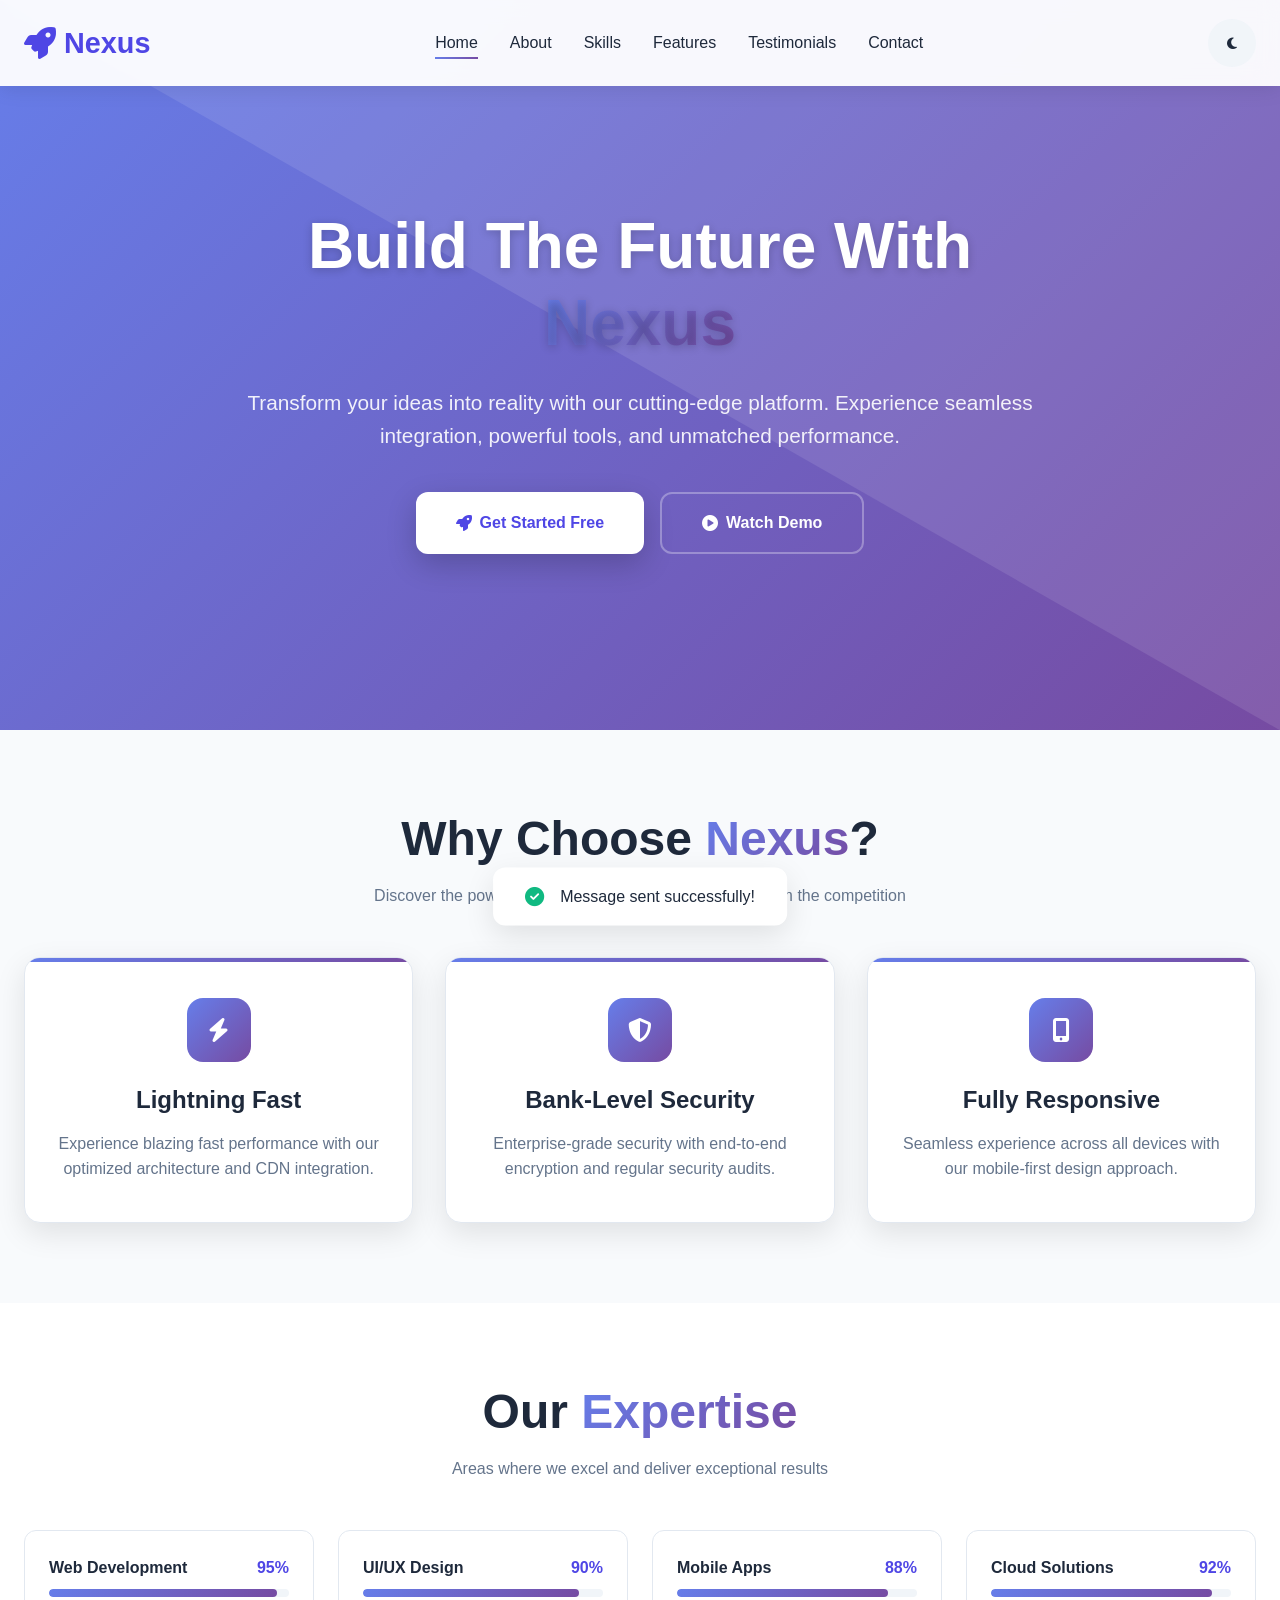
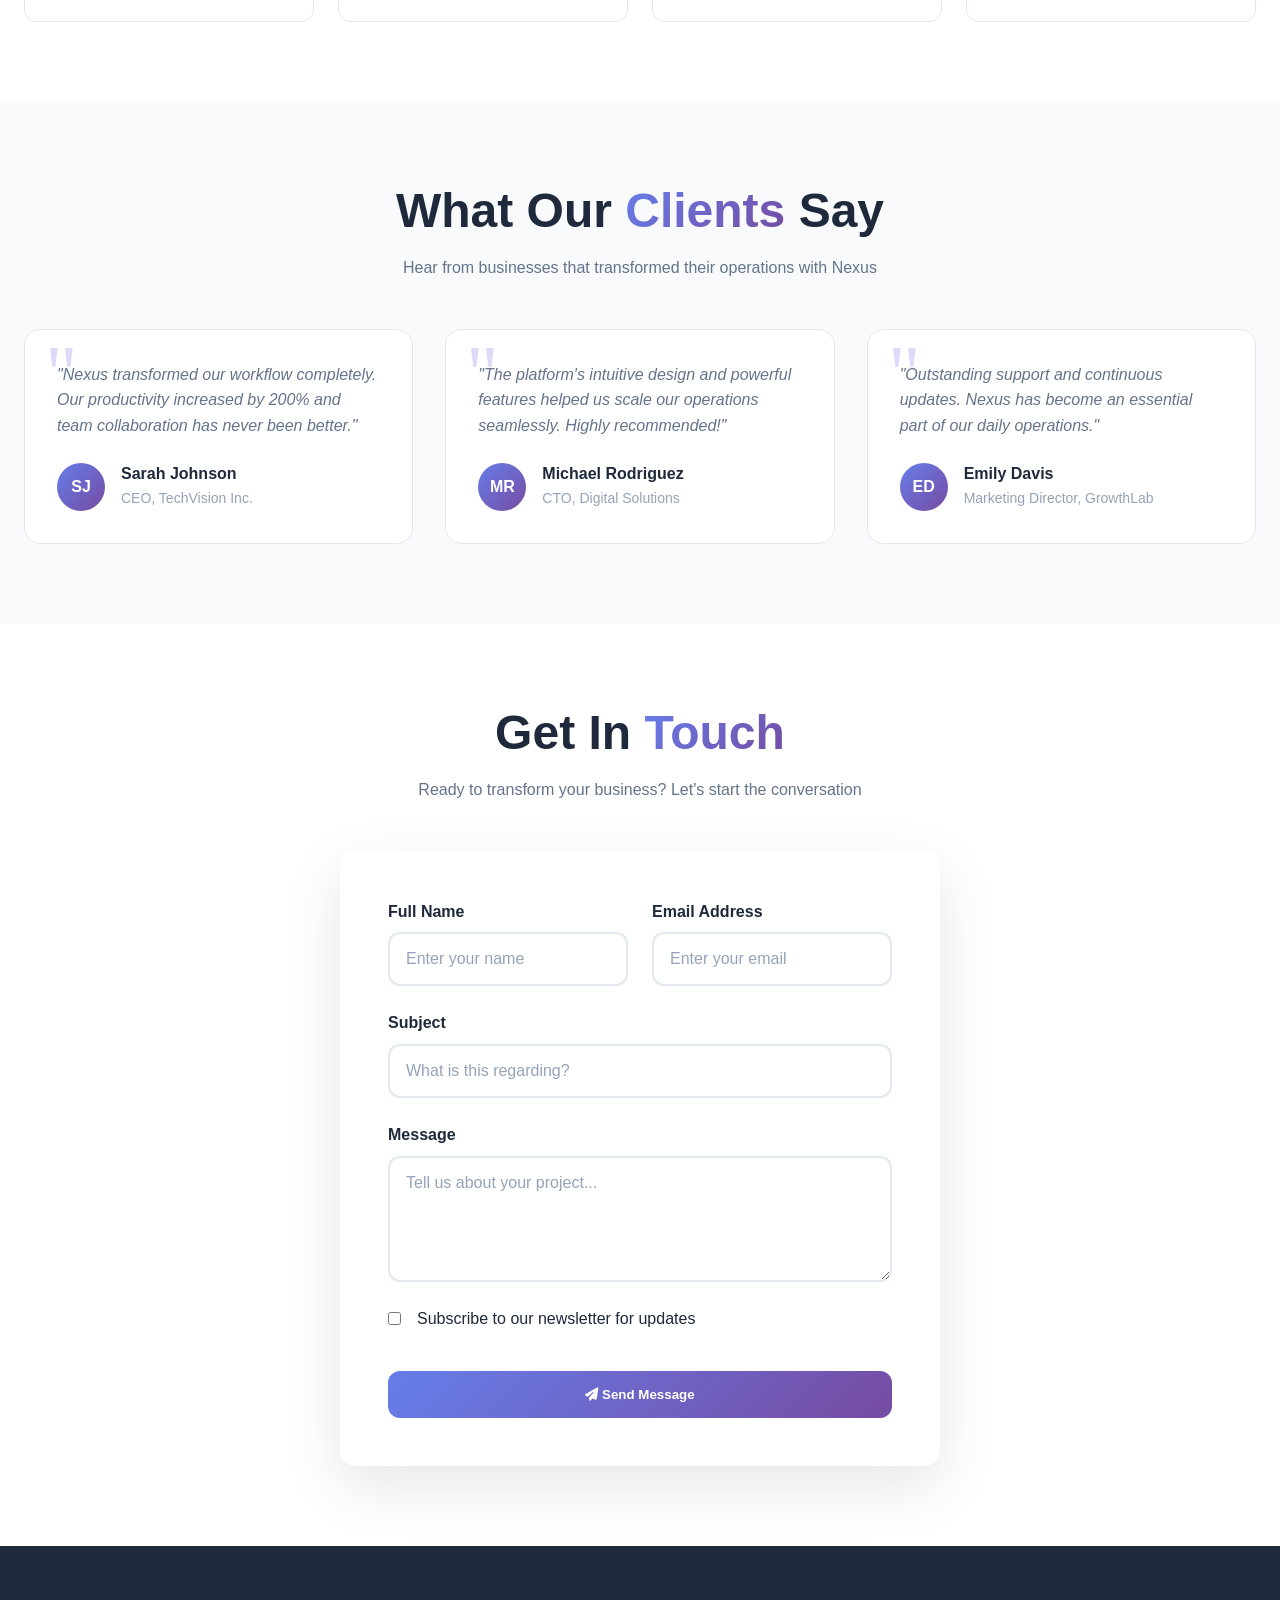
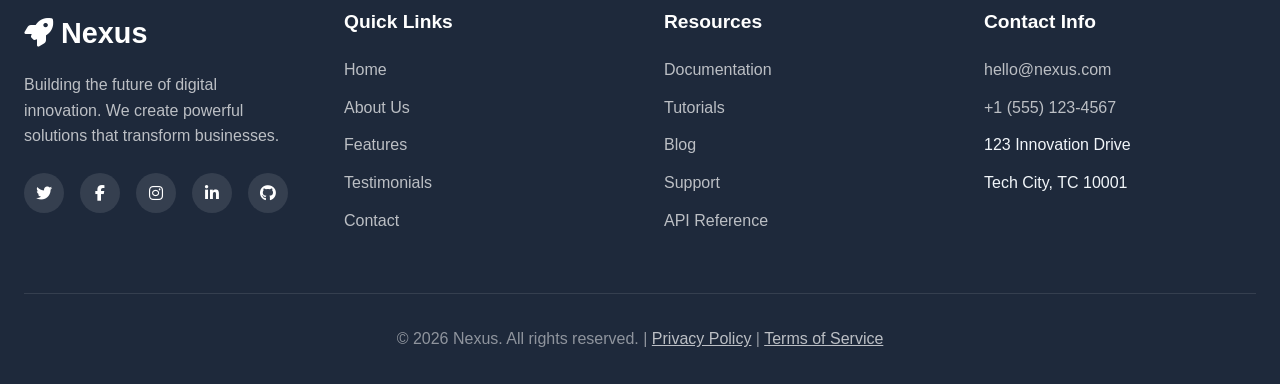
<file: index.html>
<!DOCTYPE html>
<html lang="en">

<head>
  <meta charset="UTF-8" />
  <meta name="viewport" content="width=device-width, initial-scale=1.0" />
  <title>Awesome Landing Page</title>
  <link rel="stylesheet" href="https://cdnjs.cloudflare.com/ajax/libs/font-awesome/6.4.0/css/all.min.css" />
  <link rel="stylesheet" href="css/style.css" />

</head>

<body>
  <!-- Fixed Navbar -->
  <nav class="sticky-nav" id="navbar">
    <div class="container">
      <div class="navbar">
        <a href="#" class="logo">
          <i class="fas fa-rocket"></i>
          <span>Nexus</span>
        </a>

        <ul class="nav-links" id="navLinks">
          <li><a href="#home" class="active">Home</a></li>
          <li><a href="#about">About</a></li>
          <li><a href="#skill">Skills</a></li>
          <li><a href="#features">Features</a></li>
          <li><a href="#testimonials">Testimonials</a></li>
          <li><a href="#contact">Contact</a></li>
        </ul>

        <div class="nav-actions">
          <button class="theme-toggle" id="themeToggle" aria-label="Toggle theme">
            <i class="fas fa-moon"></i>
          </button>

          <button class="menu-icon" id="menuIcon" aria-label="Toggle menu">
            <i class="fas fa-bars"></i>
          </button>
        </div>
      </div>
    </div>
  </nav>

  <!-- Hero Section -->
  <header class="header" id="home">
    <div class="container">
      <section class="hero fade-in">
        <h1>Build The Future With <span class="text-gradient">Nexus</span></h1>
        <p>Transform your ideas into reality with our cutting-edge platform. Experience seamless integration, powerful
          tools, and unmatched performance.</p>
        <div class="hero-btns">
          <a href="#contact" class="btn btn-primary">
            <i class="fas fa-rocket"></i>
            Get Started Free
          </a>
          <a href="#features" class="btn btn-secondary">
            <i class="fas fa-play-circle"></i>
            Watch Demo
          </a>
        </div>
      </section>
    </div>
  </header>

  <!-- Features Section -->
  <section class="features" id="features">
    <div class="container">
      <div class="section-title fade-in">
        <h2>Why Choose <span class="text-gradient">Nexus</span>?</h2>
        <p>Discover the powerful features that make us stand out from the competition</p>
      </div>

      <div class="feature-grid">
        <div class="feature-card fade-in">
          <div class="feature-icon">
            <i class="fas fa-bolt"></i>
          </div>
          <h3>Lightning Fast</h3>
          <p>Experience blazing fast performance with our optimized architecture and CDN integration.</p>
        </div>

        <div class="feature-card fade-in fade-in-delay-1">
          <div class="feature-icon">
            <i class="fas fa-shield-alt"></i>
          </div>
          <h3>Bank-Level Security</h3>
          <p>Enterprise-grade security with end-to-end encryption and regular security audits.</p>
        </div>

        <div class="feature-card fade-in fade-in-delay-2">
          <div class="feature-icon">
            <i class="fas fa-mobile-alt"></i>
          </div>
          <h3>Fully Responsive</h3>
          <p>Seamless experience across all devices with our mobile-first design approach.</p>
        </div>
      </div>
    </div>
  </section>

  <!-- Skills Section -->
  <section class="skills" id="skill">
    <div class="container">
      <div class="section-title fade-in">
        <h2>Our <span class="text-gradient">Expertise</span></h2>
        <p>Areas where we excel and deliver exceptional results</p>
      </div>

      <div class="skill-grid">
        <div class="skill-item fade-in">
          <div class="skill-header">
            <span class="skill-name">Web Development</span>
            <span class="skill-percent">95%</span>
          </div>
          <div class="skill-bar">
            <div class="skill-progress" style="width: 95%"></div>
          </div>
        </div>

        <div class="skill-item fade-in fade-in-delay-1">
          <div class="skill-header">
            <span class="skill-name">UI/UX Design</span>
            <span class="skill-percent">90%</span>
          </div>
          <div class="skill-bar">
            <div class="skill-progress" style="width: 90%"></div>
          </div>
        </div>

        <div class="skill-item fade-in fade-in-delay-2">
          <div class="skill-header">
            <span class="skill-name">Mobile Apps</span>
            <span class="skill-percent">88%</span>
          </div>
          <div class="skill-bar">
            <div class="skill-progress" style="width: 88%"></div>
          </div>
        </div>

        <div class="skill-item fade-in fade-in-delay-3">
          <div class="skill-header">
            <span class="skill-name">Cloud Solutions</span>
            <span class="skill-percent">92%</span>
          </div>
          <div class="skill-bar">
            <div class="skill-progress" style="width: 92%"></div>
          </div>
        </div>
      </div>
    </div>
  </section>

  <!-- Testimonials Section -->
  <section class="testimonials" id="testimonials">
    <div class="container">
      <div class="section-title fade-in">
        <h2>What Our <span class="text-gradient">Clients</span> Say</h2>
        <p>Hear from businesses that transformed their operations with Nexus</p>
      </div>

      <div class="testimonial-grid">
        <div class="testimonial-card fade-in">
          <p class="testimonial-text">"Nexus transformed our workflow completely. Our productivity increased by 200% and
            team collaboration has never been better."</p>
          <div class="testimonial-author">
            <div class="author-avatar">SJ</div>
            <div class="author-info">
              <h4>Sarah Johnson</h4>
              <p>CEO, TechVision Inc.</p>
            </div>
          </div>
        </div>

        <div class="testimonial-card fade-in fade-in-delay-1">
          <p class="testimonial-text">"The platform's intuitive design and powerful features helped us scale our
            operations seamlessly. Highly recommended!"</p>
          <div class="testimonial-author">
            <div class="author-avatar">MR</div>
            <div class="author-info">
              <h4>Michael Rodriguez</h4>
              <p>CTO, Digital Solutions</p>
            </div>
          </div>
        </div>

        <div class="testimonial-card fade-in fade-in-delay-2">
          <p class="testimonial-text">"Outstanding support and continuous updates. Nexus has become an essential part of
            our daily operations."</p>
          <div class="testimonial-author">
            <div class="author-avatar">ED</div>
            <div class="author-info">
              <h4>Emily Davis</h4>
              <p>Marketing Director, GrowthLab</p>
            </div>
          </div>
        </div>
      </div>
    </div>
  </section>

  <!-- Contact Section -->
  <section class="contact" id="contact">
    <div class="container">
      <div class="section-title fade-in">
        <h2>Get In <span class="text-gradient">Touch</span></h2>
        <p>Ready to transform your business? Let's start the conversation</p>
      </div>

      <div class="contact-wrapper fade-in">
        <form class="contact-form" id="contactForm">
          <div class="form-row">
            <div class="form-group">
              <label for="name" class="form-label">Full Name</label>
              <input type="text" id="name" class="form-input" placeholder="Enter your name" required />
            </div>

            <div class="form-group">
              <label for="email" class="form-label">Email Address</label>
              <input type="email" id="email" class="form-input" placeholder="Enter your email" required />
            </div>
          </div>

          <div class="form-group">
            <label for="subject" class="form-label">Subject</label>
            <input type="text" id="subject" class="form-input" placeholder="What is this regarding?" required />
          </div>

          <div class="form-group">
            <label for="message" class="form-label">Message</label>
            <textarea id="message" class="form-input" rows="5" placeholder="Tell us about your project..."
              required></textarea>
          </div>

          <div class="form-group" style="flex-direction: row; align-items: center; gap: 1rem;">
            <input type="checkbox" id="newsletter" />
            <label for="newsletter" class="form-label" style="font-weight: normal; margin: 0;">
              Subscribe to our newsletter for updates
            </label>
          </div>

          <button type="submit">
            <i class="fas fa-paper-plane"></i>
            Send Message
          </button>
        </form>
      </div>
    </div>
  </section>

  <!-- Footer -->
  <footer class="footer">
    <div class="container">
      <div class="footer-grid">
        <div>
          <a href="#" class="footer-logo">
            <i class="fas fa-rocket"></i>
            Nexus
          </a>
          <p class="footer-description">
            Building the future of digital innovation. We create powerful solutions that transform businesses.
          </p>
          <div class="social-links">
            <a href="#" class="social-link" aria-label="Twitter">
              <i class="fab fa-twitter"></i>
            </a>
            <a href="#" class="social-link" aria-label="Facebook">
              <i class="fab fa-facebook-f"></i>
            </a>
            <a href="#" class="social-link" aria-label="Instagram">
              <i class="fab fa-instagram"></i>
            </a>
            <a href="#" class="social-link" aria-label="LinkedIn">
              <i class="fab fa-linkedin-in"></i>
            </a>
            <a href="#" class="social-link" aria-label="GitHub">
              <i class="fab fa-github"></i>
            </a>
          </div>
        </div>

        <div class="footer-links">
          <h3>Quick Links</h3>
          <ul>
            <li><a href="#home">Home</a></li>
            <li><a href="#about">About Us</a></li>
            <li><a href="#features">Features</a></li>
            <li><a href="#testimonials">Testimonials</a></li>
            <li><a href="#contact">Contact</a></li>
          </ul>
        </div>

        <div class="footer-links">
          <h3>Resources</h3>
          <ul>
            <li><a href="#">Documentation</a></li>
            <li><a href="#">Tutorials</a></li>
            <li><a href="#">Blog</a></li>
            <li><a href="#">Support</a></li>
            <li><a href="#">API Reference</a></li>
          </ul>
        </div>

        <div class="footer-links">
          <h3>Contact Info</h3>
          <ul>
            <li><a href="mailto:hello@nexus.com">hello@nexus.com</a></li>
            <li><a href="tel:+15551234567">+1 (555) 123-4567</a></li>
            <li>123 Innovation Drive</li>
            <li>Tech City, TC 10001</li>
          </ul>
        </div>
      </div>

      <div class="footer-bottom">
        <p>&copy; 2025 Nexus. All rights reserved. | <a href="#" style="color: rgba(255, 255, 255, 0.7);">Privacy
            Policy</a> | <a href="#" style="color: rgba(255, 255, 255, 0.7);">Terms of Service</a></p>
      </div>
    </div>
  </footer>

  <!-- Back to Top Button -->
  <button id="backToTop" title="Go to top">
    <i class="fas fa-arrow-up"></i>
  </button>

  <!-- Notification Toast -->
  <div id="toast" class="toast">
    <i class="fas fa-check-circle toast-icon"></i>
    <span id="toastMessage">Message sent successfully!</span>
  </div>

  <script src="js/script.js"></script>
</body>

</html>
</file>
<file: css/style.css>
:root {
  /* Light Theme Colors */
  --primary-color: #4f46e5;
  --primary-dark: #3730a3;
  --secondary-color: #10b981;
  --accent-color: #f97316;
  --danger-color: #ef4444;
  --warning-color: #f59e0b;

  --bg-primary: #ffffff;
  --bg-secondary: #f8fafc;
  --bg-tertiary: #f1f5f9;
  --bg-card: #ffffff;

  --text-primary: #1e293b;
  --text-secondary: #64748b;
  --text-tertiary: #94a3b8;

  --border-color: #e2e8f0;
  --shadow-color: rgba(0, 0, 0, 0.1);
  --shadow-hover: rgba(0, 0, 0, 0.15);

  --nav-bg: rgba(255, 255, 255, 0.95);
  --footer-bg: #1e293b;
  --footer-text: #f1f5f9;

  --gradient-primary: linear-gradient(135deg, #667eea 0%, #764ba2 100%);
  --gradient-secondary: linear-gradient(135deg, #f093fb 0%, #f5576c 100%);
  --gradient-accent: linear-gradient(135deg, #fa709a 0%, #fee140 100%);
}

[data-theme="dark"] {
  /* Dark Theme Colors */
  --primary-color: #818cf8;
  --primary-dark: #6366f1;
  --secondary-color: #34d399;
  --accent-color: #fb923c;
  --danger-color: #f87171;
  --warning-color: #fbbf24;

  --bg-primary: #0f172a;
  --bg-secondary: #1e293b;
  --bg-tertiary: #334155;
  --bg-card: #1e293b;

  --text-primary: #f1f5f9;
  --text-secondary: #cbd5e1;
  --text-tertiary: #94a3b8;

  --border-color: #475569;
  --shadow-color: rgba(0, 0, 0, 0.3);
  --shadow-hover: rgba(0, 0, 0, 0.4);

  --nav-bg: rgba(15, 23, 42, 0.95);
  --footer-bg: #020617;
  --footer-text: #cbd5e1;

  --gradient-primary: linear-gradient(135deg, #818cf8 0%, #a78bfa 100%);
  --gradient-secondary: linear-gradient(135deg, #c084fc 0%, #f472b6 100%);
  --gradient-accent: linear-gradient(135deg, #fbbf24 0%, #f97316 100%);
}

* {
  margin: 0;
  padding: 0;
  box-sizing: border-box;
}

html {
  scroll-behavior: smooth;
  scroll-padding-top: 80px;
}

body {
  font-family: "Inter", -apple-system, BlinkMacSystemFont, "Segoe UI", Roboto,
    Oxygen, Ubuntu, sans-serif;
  line-height: 1.6;
  background-color: var(--bg-primary);
  color: var(--text-primary);
  transition: background-color 0.3s ease, color 0.3s ease;
  overflow-x: hidden;
}

.container {
  width: 100%;
  max-width: 1280px;
  margin: 0 auto;
  padding: 0 1.5rem;
}

section {
  padding: 5rem 0;
}

h1,
h2,
h3,
h4,
h5,
h6 {
  font-weight: 700;
  line-height: 1.2;
}

h1 {
  font-size: clamp(2.5rem, 5vw, 4rem);
}

h2 {
  font-size: clamp(2rem, 4vw, 3rem);
  margin-bottom: 1rem;
}

.text-gradient {
  background: var(--gradient-primary);
  -webkit-background-clip: text;
  -webkit-text-fill-color: transparent;
  background-clip: text;
}

/* ====== NAVBAR ====== */
.sticky-nav {
  position: fixed;
  top: 0;
  left: 0;
  width: 100%;
  background: var(--nav-bg);
  backdrop-filter: blur(10px);
  z-index: 1000;
  box-shadow: 0 2px 20px var(--shadow-color);
  transition: all 0.3s cubic-bezier(0.4, 0, 0.2, 1);
}

.navbar {
  display: flex;
  justify-content: space-between;
  align-items: center;
  padding: 1.2rem 0;
}

.logo {
  font-size: 1.8rem;
  font-weight: 800;
  color: var(--primary-color);
  text-decoration: none;
  display: flex;
  align-items: center;
  gap: 0.5rem;
}

.logo i {
  font-size: 2rem;
}

.nav-links {
  display: flex;
  gap: 2rem;
  list-style: none;
  align-items: center;
}

.nav-links a {
  color: var(--text-primary);
  text-decoration: none;
  font-weight: 500;
  position: relative;
  padding: 0.5rem 0;
  transition: color 0.3s;
}

.nav-links a::after {
  content: "";
  position: absolute;
  bottom: 0;
  left: 0;
  width: 0;
  height: 2px;
  background: var(--gradient-primary);
  transition: width 0.3s;
}

.nav-links a:hover::after,
.nav-links a.active::after {
  width: 100%;
}

.nav-links a:hover {
  color: var(--primary-color);
}

.nav-actions {
  display: flex;
  align-items: center;
  gap: 1rem;
}

/* Theme Toggle */
.theme-toggle {
  background: var(--bg-tertiary);
  border: none;
  width: 3rem;
  height: 3rem;
  border-radius: 50%;
  display: flex;
  align-items: center;
  justify-content: center;
  cursor: pointer;
  color: var(--text-primary);
  transition: all 0.3s;
}

.theme-toggle:hover {
  transform: rotate(15deg);
  background: var(--primary-color);
  color: white;
}

/* Mobile Menu Button */
.menu-icon {
  display: none;
  background: none;
  border: none;
  font-size: 1.5rem;
  color: var(--text-primary);
  cursor: pointer;
  width: 3rem;
  height: 3rem;
  border-radius: 0.5rem;
  align-items: center;
  justify-content: center;
  transition: all 0.3s;
}

.menu-icon:hover {
  background: var(--bg-tertiary);
}

/* ====== HERO SECTION ====== */
.header {
  background: var(--gradient-primary);
  position: relative;
  overflow: hidden;
  padding: 8rem 0 6rem;
  margin-top: 0;
}

.header::before {
  content: "";
  position: absolute;
  top: 0;
  left: 0;
  right: 0;
  bottom: 0;
  background: url('data:image/svg+xml,<svg xmlns="http://www.w3.org/2000/svg" viewBox="0 0 100 100" preserveAspectRatio="none"><path fill="rgba(255,255,255,0.1)" d="M0,0L100,0L100,100Z"/></svg>');
  background-size: cover;
}

.hero {
  text-align: center;
  position: relative;
  z-index: 1;
  max-width: 800px;
  margin: 0 auto;
}

.hero h1 {
  color: white;
  margin-bottom: 1.5rem;
  text-shadow: 0 2px 10px rgba(0, 0, 0, 0.2);
}

.hero p {
  font-size: clamp(1.1rem, 2vw, 1.3rem);
  color: rgba(255, 255, 255, 0.9);
  margin-bottom: 2.5rem;
  line-height: 1.6;
}

.btn {
  display: inline-flex;
  align-items: center;
  gap: 0.5rem;
  padding: 1rem 2.5rem;
  border-radius: 0.75rem;
  font-weight: 600;
  text-decoration: none;
  transition: all 0.3s;
  border: none;
  cursor: pointer;
  font-size: 1rem;
}

.btn-primary {
  background: white;
  color: var(--primary-color);
  box-shadow: 0 10px 30px rgba(0, 0, 0, 0.2);
}

.btn-primary:hover {
  transform: translateY(-3px);
  box-shadow: 0 15px 40px rgba(0, 0, 0, 0.3);
}

.btn-secondary {
  background: transparent;
  color: white;
  border: 2px solid rgba(255, 255, 255, 0.3);
}

.btn-secondary:hover {
  background: rgba(255, 255, 255, 0.1);
  border-color: white;
  transform: translateY(-3px);
}

.hero-btns {
  display: flex;
  gap: 1rem;
  justify-content: center;
  flex-wrap: wrap;
}

/* ====== FEATURES SECTION ====== */
.features {
  background: var(--bg-secondary);
}

.section-title {
  text-align: center;
  margin-bottom: 3rem;
}

.section-title p {
  color: var(--text-secondary);
  max-width: 600px;
  margin: 1rem auto 0;
}

.feature-grid {
  display: grid;
  grid-template-columns: repeat(auto-fit, minmax(300px, 1fr));
  gap: 2rem;
  margin-top: 2rem;
}

.feature-card {
  background: var(--bg-card);
  padding: 2.5rem 2rem;
  border-radius: 1rem;
  box-shadow: 0 10px 30px var(--shadow-color);
  transition: all 0.3s;
  border: 1px solid var(--border-color);
  text-align: center;
  position: relative;
  overflow: hidden;
}

.feature-card::before {
  content: "";
  position: absolute;
  top: 0;
  left: 0;
  right: 0;
  height: 4px;
  background: var(--gradient-primary);
}

.feature-card:hover {
  transform: translateY(-10px);
  box-shadow: 0 20px 40px var(--shadow-hover);
}

.feature-icon {
  width: 4rem;
  height: 4rem;
  background: var(--gradient-primary);
  border-radius: 1rem;
  display: flex;
  align-items: center;
  justify-content: center;
  margin: 0 auto 1.5rem;
  font-size: 1.5rem;
  color: white;
}

.feature-card h3 {
  font-size: 1.5rem;
  margin-bottom: 1rem;
}

.feature-card p {
  color: var(--text-secondary);
}

/* ====== SKILLS SECTION ====== */
.skills {
  background: var(--bg-primary);
}

.skill-grid {
  display: grid;
  grid-template-columns: repeat(auto-fit, minmax(250px, 1fr));
  gap: 1.5rem;
}

.skill-item {
  background: var(--bg-card);
  padding: 1.5rem;
  border-radius: 0.75rem;
  border: 1px solid var(--border-color);
}

.skill-header {
  display: flex;
  justify-content: space-between;
  align-items: center;
  margin-bottom: 0.5rem;
}

.skill-name {
  font-weight: 600;
}

.skill-percent {
  color: var(--primary-color);
  font-weight: 700;
}

.skill-bar {
  height: 8px;
  background: var(--bg-tertiary);
  border-radius: 4px;
  overflow: hidden;
}

.skill-progress {
  height: 100%;
  background: var(--gradient-primary);
  border-radius: 4px;
  transition: width 1s ease-out;
}

/* ====== TESTIMONIALS ====== */
.testimonials {
  background: var(--bg-secondary);
}

.testimonial-grid {
  display: grid;
  grid-template-columns: repeat(auto-fit, minmax(300px, 1fr));
  gap: 2rem;
}

.testimonial-card {
  background: var(--bg-card);
  padding: 2rem;
  border-radius: 1rem;
  border: 1px solid var(--border-color);
  position: relative;
}

.testimonial-card::before {
  content: '"';
  position: absolute;
  top: -20px;
  left: 20px;
  font-size: 5rem;
  color: var(--primary-color);
  opacity: 0.2;
  font-family: serif;
}

.testimonial-text {
  color: var(--text-secondary);
  font-style: italic;
  margin-bottom: 1.5rem;
}

.testimonial-author {
  display: flex;
  align-items: center;
  gap: 1rem;
}

.author-avatar {
  width: 3rem;
  height: 3rem;
  background: var(--gradient-primary);
  border-radius: 50%;
  display: flex;
  align-items: center;
  justify-content: center;
  font-weight: 600;
  color: white;
}

.author-info h4 {
  font-size: 1rem;
  margin-bottom: 0.25rem;
}

.author-info p {
  font-size: 0.875rem;
  color: var(--text-tertiary);
}

/* ====== CONTACT FORM ====== */
.contact {
  background: var(--bg-primary);
}

.contact-wrapper {
  max-width: 600px;
  margin: 0 auto;
  background: var(--bg-card);
  padding: 3rem;
  border-radius: 1rem;
  box-shadow: 0 20px 60px var(--shadow-color);
}

.contact-form {
  display: flex;
  flex-direction: column;
  gap: 1.5rem;
}

.form-group {
  display: flex;
  flex-direction: column;
  gap: 0.5rem;
}

.form-label {
  font-weight: 600;
  color: var(--text-primary);
}

.form-input {
  padding: 1rem;
  border: 2px solid var(--border-color);
  border-radius: 0.75rem;
  font-family: inherit;
  font-size: 1rem;
  background: var(--bg-primary);
  color: var(--text-primary);
  transition: border-color 0.3s;
}

.form-input:focus {
  outline: none;
  border-color: var(--primary-color);
  box-shadow: 0 0 0 3px rgba(79, 70, 229, 0.1);
}

.form-input::placeholder {
  color: var(--text-tertiary);
}

.form-row {
  display: grid;
  grid-template-columns: 1fr 1fr;
  gap: 1.5rem;
}

.contact-form button {
  padding: 1rem 2rem;
  background: var(--gradient-primary);
  color: white;
  border: none;
  border-radius: 0.75rem;
  font-weight: 600;
  cursor: pointer;
  transition: all 0.3s;
  margin-top: 1rem;
}

.contact-form button:hover {
  transform: translateY(-3px);
  box-shadow: 0 10px 30px rgba(79, 70, 229, 0.3);
}

/* ====== FOOTER ====== */
.footer {
  background: var(--footer-bg);
  color: var(--footer-text);
  padding: 4rem 0 2rem;
}

.footer-grid {
  display: grid;
  grid-template-columns: repeat(auto-fit, minmax(250px, 1fr));
  gap: 3rem;
  margin-bottom: 3rem;
}

.footer-logo {
  font-size: 1.8rem;
  font-weight: 800;
  color: white;
  text-decoration: none;
  display: inline-block;
  margin-bottom: 1rem;
}

.footer-description {
  color: rgba(255, 255, 255, 0.7);
  margin-bottom: 1.5rem;
}

.social-links {
  display: flex;
  gap: 1rem;
}

.social-link {
  width: 2.5rem;
  height: 2.5rem;
  background: rgba(255, 255, 255, 0.1);
  border-radius: 50%;
  display: flex;
  align-items: center;
  justify-content: center;
  color: white;
  text-decoration: none;
  transition: all 0.3s;
}

.social-link:hover {
  background: var(--primary-color);
  transform: translateY(-3px);
}

.footer-links h3 {
  color: white;
  margin-bottom: 1.5rem;
  font-size: 1.2rem;
}

.footer-links ul {
  list-style: none;
}

.footer-links li {
  margin-bottom: 0.75rem;
}

.footer-links a {
  color: rgba(255, 255, 255, 0.7);
  text-decoration: none;
  transition: color 0.3s;
}

.footer-links a:hover {
  color: white;
}

.footer-bottom {
  text-align: center;
  padding-top: 2rem;
  border-top: 1px solid rgba(255, 255, 255, 0.1);
  color: rgba(255, 255, 255, 0.5);
}

/* ====== BACK TO TOP ====== */
#backToTop {
  position: fixed;
  bottom: 2rem;
  right: 2rem;
  width: 3.5rem;
  height: 3.5rem;
  background: var(--gradient-primary);
  color: white;
  border: none;
  border-radius: 50%;
  display: flex;
  align-items: center;
  justify-content: center;
  font-size: 1.2rem;
  cursor: pointer;
  z-index: 100;
  opacity: 0;
  transform: translateY(20px);
  transition: all 0.3s;
  box-shadow: 0 10px 30px rgba(0, 0, 0, 0.2);
}

#backToTop.show {
  opacity: 1;
  transform: translateY(0);
}

#backToTop:hover {
  transform: translateY(-5px);
  box-shadow: 0 15px 40px rgba(0, 0, 0, 0.3);
}

/* ====== RESPONSIVE DESIGN ====== */
@media (max-width: 992px) {
  .container {
    padding: 0 1rem;
  }

  section {
    padding: 4rem 0;
  }

  .form-row {
    grid-template-columns: 1fr;
  }
}

@media (max-width: 768px) {
  .menu-icon {
    display: flex;
  }

  .nav-links {
    position: fixed;
    top: 0;
    right: -100%;
    width: 280px;
    height: 100vh;
    background: var(--nav-bg);
    flex-direction: column;
    justify-content: flex-start;
    padding: 6rem 2rem 2rem;
    transition: right 0.3s cubic-bezier(0.4, 0, 0.2, 1);
    backdrop-filter: blur(20px);
    box-shadow: -10px 0 30px var(--shadow-color);
  }

  .nav-links.active {
    right: 0;
  }

  .hero-btns {
    flex-direction: column;
    align-items: center;
  }

  .hero-btns .btn {
    width: 100%;
    max-width: 300px;
    justify-content: center;
  }

  .contact-wrapper {
    padding: 2rem;
  }

  .footer-grid {
    gap: 2rem;
  }
}

@media (max-width: 480px) {
  .hero h1 {
    font-size: 2rem;
  }

  .hero p {
    font-size: 1rem;
  }

  .feature-grid,
  .skill-grid,
  .testimonial-grid {
    grid-template-columns: 1fr;
  }

  .feature-card,
  .testimonial-card {
    padding: 1.5rem;
  }

  .footer {
    padding: 3rem 0 1.5rem;
  }
}

/* ====== ANIMATIONS ====== */
@keyframes fadeIn {
  from {
    opacity: 0;
    transform: translateY(20px);
  }
  to {
    opacity: 1;
    transform: translateY(0);
  }
}

.fade-in {
  opacity: 0;
  animation: fadeIn 0.6s ease-out forwards;
}

.fade-in-delay-1 {
  animation-delay: 0.2s;
}

.fade-in-delay-2 {
  animation-delay: 0.4s;
}

.fade-in-delay-3 {
  animation-delay: 0.6s;
}

/* ====== NOTIFICATION TOAST ====== */
.toast {
  position: fixed;
  bottom: 2rem;
  left: 50%;
  transform: translateX(-50%) translateY(100%);
  background: var(--bg-card);
  color: var(--text-primary);
  padding: 1rem 2rem;
  border-radius: 0.75rem;
  box-shadow: 0 10px 30px var(--shadow-color);
  display: flex;
  align-items: center;
  gap: 1rem;
  z-index: 1000;
  transition: transform 0.3s;
}

.toast.show {
  transform: translateX(-50%) translateY(0);
}

.toast-icon {
  color: var(--secondary-color);
  font-size: 1.2rem;
}
</file>
